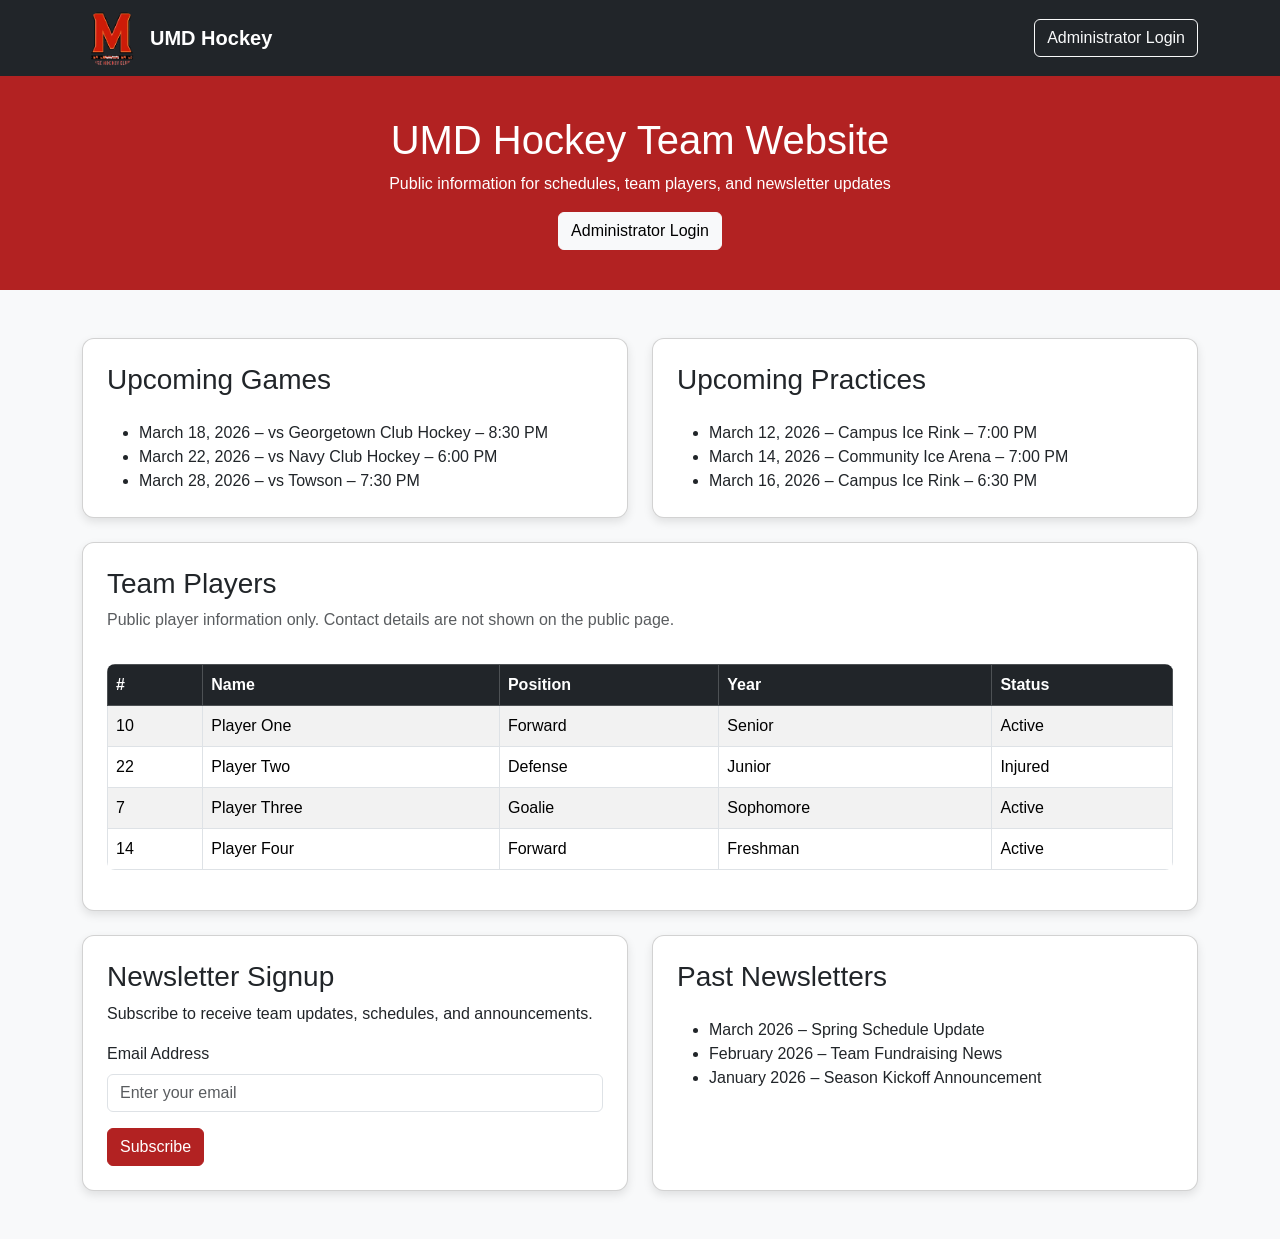
<file: index.html>
<!DOCTYPE html>
<html lang="en">
<head>

  <!-- basic page settings -->
  <meta charset="UTF-8">

  <!-- for phones and tablets -->
  <meta name="viewport" content="width=device-width, initial-scale=1.0">

  <title>UMD Hockey Public Page</title>

  <!-- bootstrap css -->
  <link href="https://cdn.jsdelivr.net/npm/bootstrap@5.3.3/dist/css/bootstrap.min.css" rel="stylesheet">

  <!-- shared css file -->
  <link rel="stylesheet" href="css/newstyle.css">

</head>
<body>

  <!-- ===============================
     SIMPLE HEADER (PUBLIC PAGE)
     =============================== -->

<nav class="navbar navbar-dark bg-dark">

  <div class="container d-flex justify-content-between align-items-center">

    <!-- logo and team name -->
    <div class="d-flex align-items-center">
      <img src="images/team-logo0.png" alt="Team Logo" class="logo me-2">
      <span class="navbar-brand mb-0 h1">UMD Hockey</span>
    </div>

    <!-- admin login button -->
    <a href="admin-dashboard.html" class="btn btn-outline-light">
      Administrator Login
    </a>

  </div>

</nav>
  <!-- ===============================
       HERO SECTION
       =============================== -->
  <section class="hero text-center">
    <div class="container">
      <h1>UMD Hockey Team Website</h1>
      <p class="mb-3">
        Public information for schedules, team players, and newsletter updates
      </p>

      <!-- login button to admin dashboard -->
      <a href="admin-dashboard.html" class="btn btn-light">
        Administrator Login
      </a>
    </div>
  </section>

  <!-- ===============================
       MAIN PUBLIC CONTENT
       =============================== -->
  <main class="container my-5">

    <!-- first row -->
    <div class="row g-4 mb-4">

      <!-- upcoming games -->
      <div class="col-md-6" id="games">
        <div class="card p-4 card-box h-100">
          <h3>Upcoming Games</h3>
          <ul class="mt-3 mb-0">
            <li>March 18, 2026 – vs Georgetown Club Hockey – 8:30 PM</li>
            <li>March 22, 2026 – vs Navy Club Hockey – 6:00 PM</li>
            <li>March 28, 2026 – vs Towson – 7:30 PM</li>
          </ul>
        </div>
      </div>

      <!-- upcoming practices -->
      <div class="col-md-6" id="practices">
        <div class="card p-4 card-box h-100">
          <h3>Upcoming Practices</h3>
          <ul class="mt-3 mb-0">
            <li>March 12, 2026 – Campus Ice Rink – 7:00 PM</li>
            <li>March 14, 2026 – Community Ice Arena – 7:00 PM</li>
            <li>March 16, 2026 – Campus Ice Rink – 6:30 PM</li>
          </ul>
        </div>
      </div>

    </div>

    <!-- players section -->
    <div class="row g-4 mb-4" id="players">
      <div class="col-12">
        <div class="card p-4 card-box">
          <h3>Team Players</h3>
          <p class="text-muted">
            Public player information only. Contact details are not shown on the public page.
          </p>

          <div class="table-responsive mt-3">
            <table class="table table-striped table-bordered align-middle">
              <thead class="table-dark">
                <tr>
                  <th>#</th>
                  <th>Name</th>
                  <th>Position</th>
                  <th>Year</th>
                  <th>Status</th>
                </tr>
              </thead>
              <tbody>
                <tr>
                  <td>10</td>
                  <td>Player One</td>
                  <td>Forward</td>
                  <td>Senior</td>
                  <td>Active</td>
                </tr>
                <tr>
                  <td>22</td>
                  <td>Player Two</td>
                  <td>Defense</td>
                  <td>Junior</td>
                  <td>Injured</td>
                </tr>
                <tr>
                  <td>7</td>
                  <td>Player Three</td>
                  <td>Goalie</td>
                  <td>Sophomore</td>
                  <td>Active</td>
                </tr>
                <tr>
                  <td>14</td>
                  <td>Player Four</td>
                  <td>Forward</td>
                  <td>Freshman</td>
                  <td>Active</td>
                </tr>
              </tbody>
            </table>
          </div>

        </div>
      </div>
    </div>

    <!-- newsletters row -->
    <div class="row g-4" id="newsletters">

      <!-- newsletter signup -->
      <div class="col-md-6">
        <div class="card p-4 card-box h-100">
          <h3>Newsletter Signup</h3>
          <p>Subscribe to receive team updates, schedules, and announcements.</p>

          <form>
            <div class="mb-3">
              <label for="newsletterEmail" class="form-label">Email Address</label>
              <input type="email" class="form-control" id="newsletterEmail" placeholder="Enter your email">
            </div>

            <button type="button" class="btn btn-danger">
              Subscribe
            </button>
          </form>
        </div>
      </div>

      <!-- past newsletters -->
      <div class="col-md-6">
        <div class="card p-4 card-box h-100">
          <h3>Past Newsletters</h3>
          <ul class="mt-3 mb-0">
            <li>March 2026 – Spring Schedule Update</li>
            <li>February 2026 – Team Fundraising News</li>
            <li>January 2026 – Season Kickoff Announcement</li>
          </ul>
        </div>
      </div>

    </div>

  </main>

  <!-- bootstrap javascript -->
  <script src="https://cdn.jsdelivr.net/npm/bootstrap@5.3.3/dist/js/bootstrap.bundle.min.js"></script>

</body>
</html>
</file>
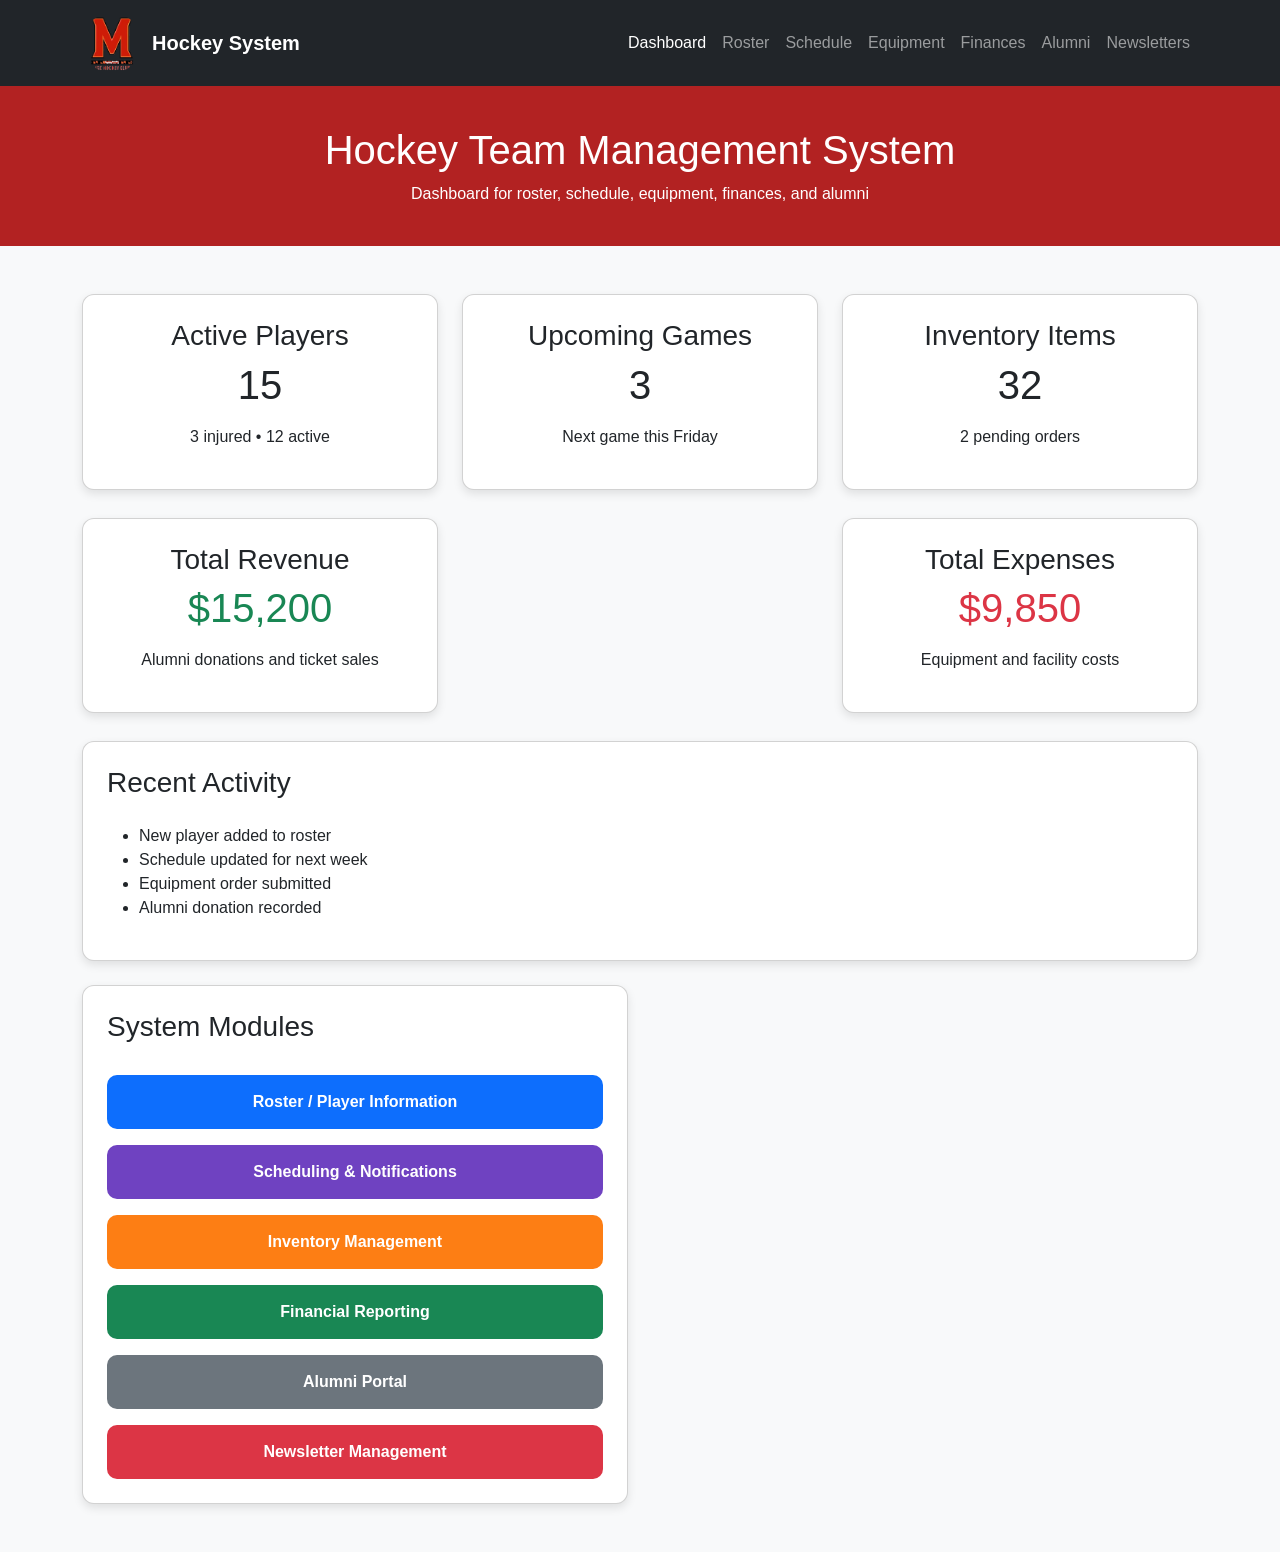
<file: admin-dashboard.html>
<!DOCTYPE html>
<html lang="en">
<head>

  <!-- basic page settings -->
  <meta charset="UTF-8">

  <!-- for phones and tablets -->
  <meta name="viewport" content="width=device-width, initial-scale=1.0">

  <title>Hockey Team Dashboard</title>

  <!-- bootstrap css library -->
  <!-- used for layout, navbar, cards, and grid system -->
  <link href="https://cdn.jsdelivr.net/npm/bootstrap@5.3.3/dist/css/bootstrap.min.css" rel="stylesheet">

  <!-- our custom css file, only one file for the whole website -->
  <link rel="stylesheet" href="css/newstyle.css">

</head>
<body>


  <!-- ===============================
       NAVIGATION BAR
       =============================== -->

  <!-- top navigation menu to move between system pages -->
  <nav class="navbar navbar-expand-lg navbar-dark bg-dark">

    <div class="container">

      <!-- logo and system name-we need a better logo- -->
      <a class="navbar-brand d-flex align-items-center" href="admin-dashboard.html">

        <!-- team logo image, maybe later we can improve it -->
        <img src="images/team-logo0.png" alt="Team Logo" class="logo">

        <!-- system name- please change it -->
        Hockey System

      </a>

      <!-- hamburger menu button for small screens -->
      <button class="navbar-toggler" type="button"
              data-bs-toggle="collapse"
              data-bs-target="#navbarNav">

        <span class="navbar-toggler-icon"></span>

      </button>

      <!-- navigation links -->
      <div class="collapse navbar-collapse" id="navbarNav">

        <!-- align links to the right -->
        <ul class="navbar-nav ms-auto">

  <li class="nav-item">
    <a class="nav-link active" href="admin-dashboard.html">Dashboard</a>
  </li>

  <li class="nav-item">
    <a class="nav-link" href="roster.html">Roster</a>
  </li>

  <li class="nav-item">
    <a class="nav-link" href="schedule.html">Schedule</a>
  </li>

  <li class="nav-item">
    <a class="nav-link" href="equipment.html">Equipment</a>
  </li>

  <li class="nav-item">
    <a class="nav-link" href="finances.html">Finances</a>
  </li>

  <li class="nav-item">
    <a class="nav-link" href="alumni.html">Alumni</a>
  </li>

  <li class="nav-item">
    <a class="nav-link" href="newsletters.html">Newsletters</a>
  </li>

</ul>

      </div>
    </div>
  </nav>


  <!-- ===============================
       HERO / HEADER SECTION
       =============================== -->

  <!-- red banner at the top of the page -->
  <section class="hero text-center">

    <div class="container">

      <!-- main system title -->
      <h1>Hockey Team Management System</h1>

      <!-- short description -->
      <p class="mb-0">
        Dashboard for roster, schedule, equipment, finances, and alumni
      </p>

    </div>

  </section>


  <!-- ===============================
       MAIN DASHBOARD CONTENT
       =============================== -->

  <main class="container my-5">

    <!-- first row with summary cards -->
    <div class="row g-4">

      <!-- active players card -->
      <div class="col-md-4">
        <div class="card p-4 card-box text-center">
          <h3>Active Players</h3>
          <p class="display-6">15</p>
          <p>3 injured • 12 active</p>
        </div>
      </div>

      <!-- upcoming games card -->
      <div class="col-md-4">
        <div class="card p-4 card-box text-center">
          <h3>Upcoming Games</h3>
          <p class="display-6">3</p>
          <p>Next game this Friday</p>
        </div>
      </div>

      <!-- inventory card -->
      <div class="col-md-4">
        <div class="card p-4 card-box text-center">
          <h3>Inventory Items</h3>
          <p class="display-6">32</p>
          <p>2 pending orders</p>
        </div>
      </div>

    </div>

   <!-- second row with finance cards -->
<div class="row g-4 mt-1">

  <!-- total revenue card -->
  <div class="col-md-4">
    <div class="card p-4 card-box text-center">
      <h3>Total Revenue</h3>
      <p class="display-6 text-success">$15,200</p>
      <p>Alumni donations and ticket sales</p>
    </div>
  </div>

  <!-- empty column just for spacing -->
  <div class="col-md-4"></div>

  <!-- total expenses card -->
  <div class="col-md-4">
    <div class="card p-4 card-box text-center">
      <h3>Total Expenses</h3>
      <p class="display-6 text-danger">$9,850</p>
      <p>Equipment and facility costs</p>
    </div>
  </div>

</div>

    <!-- third row of dashboard -->
    <div class="row g-4 mt-1">

      <!-- recent activity section -->
      <div class="col-md-12">
        <div class="card p-4 card-box h-100">

          <h3>Recent Activity</h3>

          <!-- list of recent actions in the system -->
          <ul class="mt-3">
            <li>New player added to roster</li>
            <li>Schedule updated for next week</li>
            <li>Equipment order submitted</li>
            <li>Alumni donation recorded</li>
          </ul>

        </div>
      </div>

      <!-- system modules links -->
      <div class="col-md-6">
        <div class="card p-4 card-box h-100">

          <h3>System Modules</h3>

          <!-- links to the different system pages changed to center the menu -->
          <div class="row g-3 mt-2 justify-content-center">

            <!-- roster module -->
            <div class="col-12">
              <a href="roster.html" class="module-link roster-bg">
                Roster / Player Information
              </a>
            </div>

            <!-- schedule module -->
            <div class="col-12">
              <a href="schedule.html" class="module-link schedule-bg">
                Scheduling & Notifications
              </a>
            </div>

            <!-- equipment module -->
            <div class="col-12">
              <a href="equipment.html" class="module-link equipment-bg">
                Inventory Management
              </a>
            </div>

            <!-- finances module -->
            <div class="col-12">
              <a href="finances.html" class="module-link finances-bg">
                Financial Reporting
              </a>
            </div>

            <!-- alumni module -->
            <div class="col-12">
              <a href="alumni.html" class="module-link alumni-bg">
                Alumni Portal
              </a>
            </div>
            <!-- newsletter module -->
            <div class="col-12">
              <a href="newsletters.html" class="module-link newsletter-bg">
                Newsletter Management
              </a>
            </div>

</div>
          </div>

        </div>
      </div>

    </div>

  </main>

  <!-- bootstrap javascript required for components like navbar -->
  <script src="https://cdn.jsdelivr.net/npm/bootstrap@5.3.3/dist/js/bootstrap.bundle.min.js"></script>

</body>
</html>
</file>
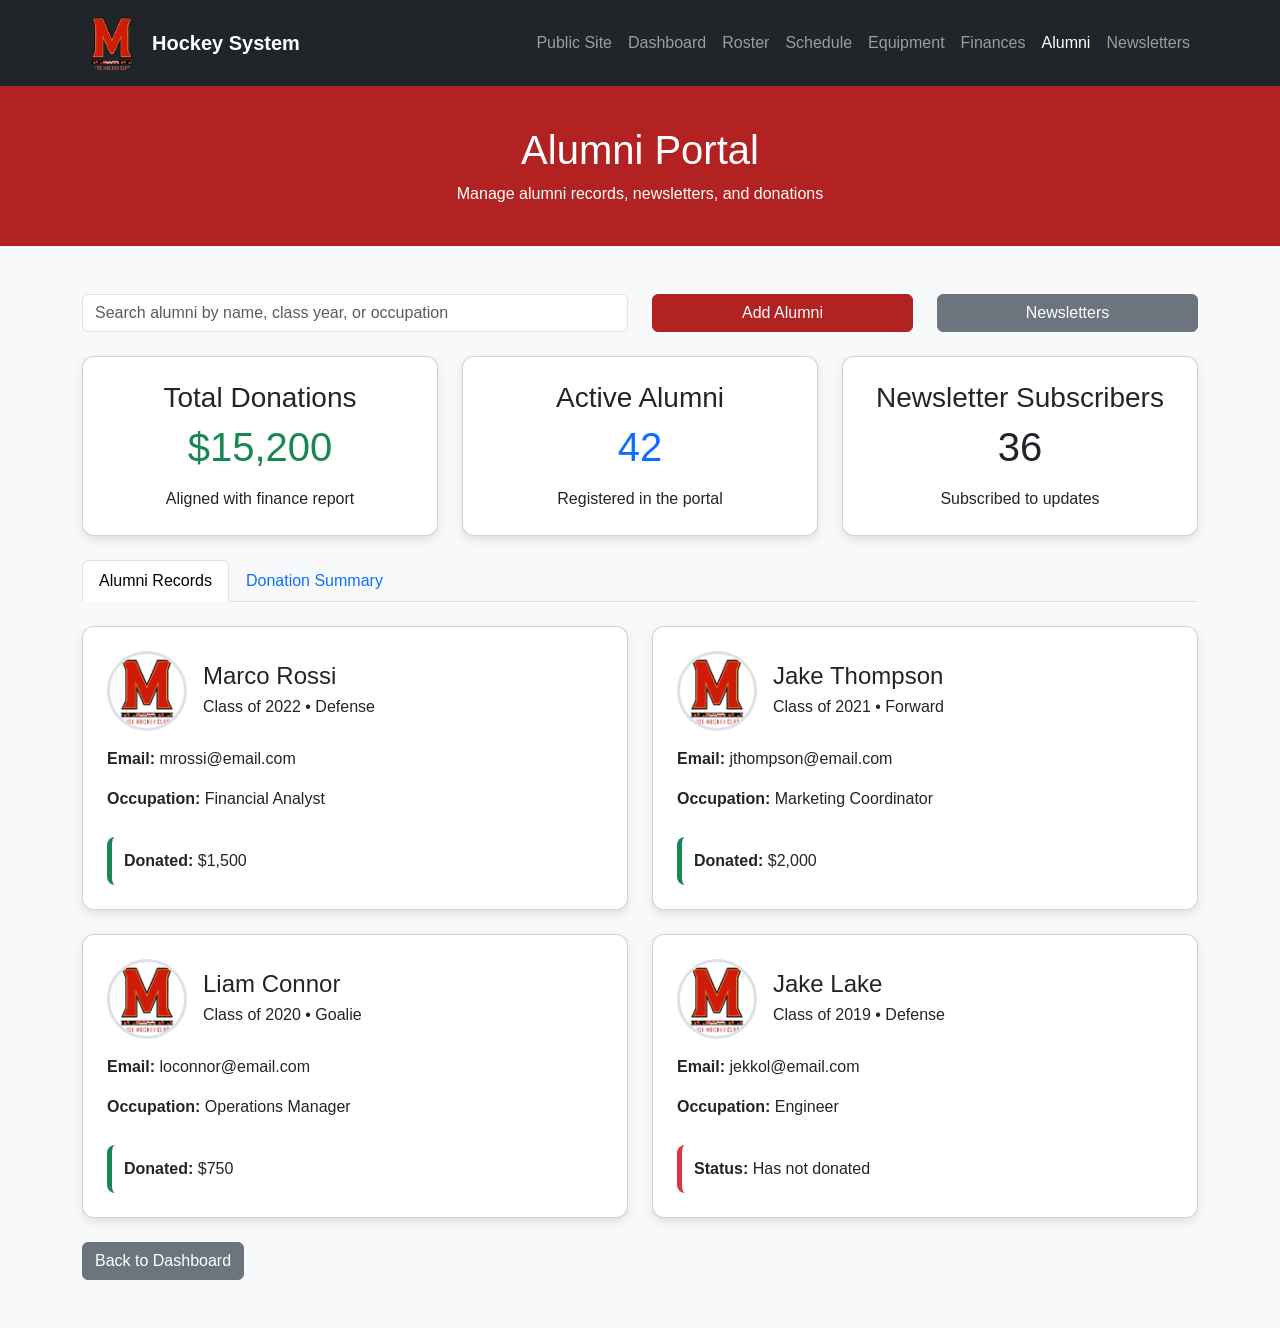
<file: alumni.html>
<!DOCTYPE html>
<html lang="en">
<head>
  <meta charset="UTF-8">

  <!-- makes page responsive -->
  <meta name="viewport" content="width=device-width, initial-scale=1.0">

  <title>Alumni Portal</title>

  <!-- bootstrap css -->
  <link href="https://cdn.jsdelivr.net/npm/bootstrap@5.3.0/dist/css/bootstrap.min.css" rel="stylesheet">

  <!-- shared css file -->
  <link rel="stylesheet" href="css/newstyle.css">
</head>
<body>

  <!-- top navigation -->
  <nav class="navbar navbar-expand-lg navbar-dark bg-dark">
    <div class="container">
      <a class="navbar-brand d-flex align-items-center" href="admin-dashboard.html">
        <img src="images/team-logo0.png" alt="Team Logo" class="logo">
        Hockey System
      </a>

      <!-- button for smaller screens -->
      <button class="navbar-toggler" type="button" data-bs-toggle="collapse" data-bs-target="#navbarNav">
        <span class="navbar-toggler-icon"></span>
      </button>

      <!-- nav links -->
      <div class="collapse navbar-collapse" id="navbarNav">
        <ul class="navbar-nav ms-auto">
          <li class="nav-item"><a class="nav-link" href="index.html">Public Site</a></li>
          <li class="nav-item"><a class="nav-link" href="admin-dashboard.html">Dashboard</a></li>
          <li class="nav-item"><a class="nav-link" href="roster.html">Roster</a></li>
          <li class="nav-item"><a class="nav-link" href="schedule.html">Schedule</a></li>
          <li class="nav-item"><a class="nav-link" href="equipment.html">Equipment</a></li>
          <li class="nav-item"><a class="nav-link" href="finances.html">Finances</a></li>
          <li class="nav-item"><a class="nav-link active" href="alumni.html">Alumni</a></li>
          <li class="nav-item"><a class="nav-link" href="newsletters.html">Newsletters</a></li>
        </ul>
      </div>
    </div>
  </nav>

  <!-- red banner -->
  <section class="hero text-center">
    <div class="container">
      <h1>Alumni Portal</h1>
      <p class="mb-0">Manage alumni records, newsletters, and donations</p>
    </div>
  </section>

  <!-- main content -->
  <main class="container my-5">

    <!-- top row with search and action buttons -->
    <div class="row mb-4">
      <div class="col-md-6 mb-3 mb-md-0">
        <input type="text" class="form-control" placeholder="Search alumni by name, class year, or occupation">
      </div>

      <div class="col-md-3 mb-3 mb-md-0">
        <!-- add alumni button -->
        <button type="button"
                class="btn btn-danger w-100"
                data-bs-toggle="modal"
                data-bs-target="#addAlumniModal">
          Add Alumni
        </button>
      </div>

      <div class="col-md-3">
        <!-- newsletter button -->
        <button type="button"
                class="btn btn-secondary w-100"
                data-bs-toggle="modal"
                data-bs-target="#newsletterModal">
          Newsletters
        </button>
      </div>
    </div>

    <!-- summary cards -->
    <div class="row g-4 mb-4">

      <div class="col-md-4">
        <div class="card p-4 card-box text-center">
          <h3>Total Donations</h3>
          <p class="display-6 text-success">$15,200</p>
          <p class="mb-0">Aligned with finance report</p>
        </div>
      </div>

      <div class="col-md-4">
        <div class="card p-4 card-box text-center">
          <h3>Active Alumni</h3>
          <p class="display-6 text-primary">42</p>
          <p class="mb-0">Registered in the portal</p>
        </div>
      </div>

      <div class="col-md-4">
        <div class="card p-4 card-box text-center">
          <h3>Newsletter Subscribers</h3>
          <p class="display-6 text-dark">36</p>
          <p class="mb-0">Subscribed to updates</p>
        </div>
      </div>

    </div>

    <!-- tabs -->
    <ul class="nav nav-tabs mb-4" id="alumniTabs" role="tablist">

      <li class="nav-item" role="presentation">
        <button class="nav-link active"
                id="records-tab"
                data-bs-toggle="tab"
                data-bs-target="#records-pane"
                type="button"
                role="tab">
          Alumni Records
        </button>
      </li>

      <li class="nav-item" role="presentation">
        <button class="nav-link"
                id="donations-tab"
                data-bs-toggle="tab"
                data-bs-target="#donations-pane"
                type="button"
                role="tab">
          Donation Summary
        </button>
      </li>

    </ul>

    <!-- tab content -->
    <div class="tab-content">

      <!-- ALUMNI RECORDS TAB -->
      <div class="tab-pane fade show active" id="records-pane" role="tabpanel">

        <div class="row g-4">

          <div class="col-md-6">
            <div class="card p-4 card-box h-100">
              <div class="d-flex align-items-center mb-3">
                <img src="images/team-logo0.png" alt="Alumni Profile" class="profile-img me-3">
                <div>
                  <h4 class="mb-1">Marco Rossi</h4>
                  <p class="mb-0">Class of 2022 • Defense</p>
                </div>
              </div>
              <p><strong>Email:</strong> mrossi@email.com</p>
              <p><strong>Occupation:</strong> Financial Analyst</p>
              <div class="donation-box">
                <strong>Donated:</strong> $1,500
              </div>
            </div>
          </div>

          <div class="col-md-6">
            <div class="card p-4 card-box h-100">
              <div class="d-flex align-items-center mb-3">
                <img src="images/team-logo0.png" alt="Alumni Profile" class="profile-img me-3">
                <div>
                  <h4 class="mb-1">Jake Thompson</h4>
                  <p class="mb-0">Class of 2021 • Forward</p>
                </div>
              </div>
              <p><strong>Email:</strong> jthompson@email.com</p>
              <p><strong>Occupation:</strong> Marketing Coordinator</p>
              <div class="donation-box">
                <strong>Donated:</strong> $2,000
              </div>
            </div>
          </div>

          <div class="col-md-6">
            <div class="card p-4 card-box h-100">
              <div class="d-flex align-items-center mb-3">
                <img src="images/team-logo0.png" alt="Alumni Profile" class="profile-img me-3">
                <div>
                  <h4 class="mb-1">Liam Connor</h4>
                  <p class="mb-0">Class of 2020 • Goalie</p>
                </div>
              </div>
              <p><strong>Email:</strong> loconnor@email.com</p>
              <p><strong>Occupation:</strong> Operations Manager</p>
              <div class="donation-box">
                <strong>Donated:</strong> $750
              </div>
            </div>
          </div>

          <div class="col-md-6">
            <div class="card p-4 card-box h-100">
              <div class="d-flex align-items-center mb-3">
                <img src="images/team-logo0.png" alt="Alumni Profile" class="profile-img me-3">
                <div>
                  <h4 class="mb-1">Jake Lake</h4>
                  <p class="mb-0">Class of 2019 • Defense</p>
                </div>
              </div>
              <p><strong>Email:</strong> jekkol@email.com</p>
              <p><strong>Occupation:</strong> Engineer</p>
              <div class="not-donated-box">
                <strong>Status:</strong> Has not donated
              </div>
            </div>
          </div>

        </div>
      </div>

      <!-- DONATION SUMMARY TAB -->
      <div class="tab-pane fade" id="donations-pane" role="tabpanel">

        <div class="card p-4 card-box mb-4">
          <h3>Donation Summary</h3>

          <div class="table-responsive mt-3">
            <table class="table table-striped table-bordered align-middle">
              <thead class="table-dark">
                <tr>
                  <th>Alumni Name</th>
                  <th>Class Year</th>
                  <th>Donation Status</th>
                  <th>Total Donated</th>
                </tr>
              </thead>
              <tbody>
                <tr>
                  <td>Marco Rossi</td>
                  <td>2022</td>
                  <td><span class="badge bg-success">Donated</span></td>
                  <td>$1,500</td>
                </tr>
                <tr>
                  <td>Jake Thompson</td>
                  <td>2021</td>
                  <td><span class="badge bg-success">Donated</span></td>
                  <td>$2,000</td>
                </tr>
                <tr>
                  <td>Liam Connor</td>
                  <td>2020</td>
                  <td><span class="badge bg-success">Donated</span></td>
                  <td>$750</td>
                </tr>
                <tr>
                  <td>Jake Lake</td>
                  <td>2019</td>
                  <td><span class="badge bg-danger">No Donation</span></td>
                  <td>$0</td>
                </tr>
              </tbody>
            </table>
          </div>
        </div>

        <div class="row g-4">
          <div class="col-md-6">
            <div class="card p-4 card-box h-100">
              <h3>Donation Breakdown</h3>
              <p><strong>Total Donations:</strong> $15,200</p>
              <p><strong>Top Donor Contribution:</strong> $2,500</p>
              <p><strong>Average Donation:</strong> $633</p>
            </div>
          </div>

          <div class="col-md-6">
            <div class="card p-4 card-box h-100">
              <h3>Donation Notes</h3>
              <ul class="mb-0">
                <li>Most alumni donations are one-time annual contributions</li>
                <li>Donations support equipment, travel, and rink expenses</li>
                <li>Potential to increase giving through newsletter campaigns</li>
              </ul>
            </div>
          </div>
        </div>

      </div>

    </div>

    <!-- back button -->
    <div class="mt-4">
      <a href="index.html" class="btn btn-secondary">Back to Dashboard</a>
    </div>

  </main>

  <!-- ADD ALUMNI MODAL -->
  <div class="modal fade" id="addAlumniModal" tabindex="-1" aria-labelledby="addAlumniModalLabel" aria-hidden="true">
    <div class="modal-dialog modal-lg">
      <div class="modal-content">

        <div class="modal-header">
          <h5 class="modal-title" id="addAlumniModalLabel">Add New Alumni</h5>
          <button type="button" class="btn-close" data-bs-dismiss="modal" aria-label="Close"></button>
        </div>

        <div class="modal-body">
          <form>

            <!-- first and last name -->
            <div class="row mb-3">
              <div class="col-md-6">
                <label for="alumniFirstName" class="form-label">First Name</label>
                <input type="text" class="form-control" id="alumniFirstName" placeholder="Enter first name">
              </div>

              <div class="col-md-6">
                <label for="alumniLastName" class="form-label">Last Name</label>
                <input type="text" class="form-control" id="alumniLastName" placeholder="Enter last name">
              </div>
            </div>

            <!-- class year and position -->
            <div class="row mb-3">
              <div class="col-md-6">
                <label for="alumniClassYear" class="form-label">Class Year</label>
                <input type="number" class="form-control" id="alumniClassYear" placeholder="Enter class year">
              </div>

              <div class="col-md-6">
                <label for="alumniPosition" class="form-label">Former Position</label>
                <select class="form-select" id="alumniPosition">
                  <option selected>Select position</option>
                  <option>Forward</option>
                  <option>Defense</option>
                  <option>Goalie</option>
                </select>
              </div>
            </div>

            <!-- email and occupation -->
            <div class="row mb-3">
              <div class="col-md-6">
                <label for="alumniEmail" class="form-label">Email</label>
                <input type="email" class="form-control" id="alumniEmail" placeholder="Enter email">
              </div>

              <div class="col-md-6">
                <label for="alumniOccupation" class="form-label">Occupation</label>
                <input type="text" class="form-control" id="alumniOccupation" placeholder="Enter occupation">
              </div>
            </div>

            <!-- donation status -->
            <div class="mb-3">
              <label for="alumniDonationStatus" class="form-label">Donation Status</label>
              <select class="form-select" id="alumniDonationStatus">
                <option selected>Select status</option>
                <option>Donated</option>
                <option>Has Not Donated</option>
              </select>
            </div>

          </form>
        </div>

        <div class="modal-footer">
          <button type="button" class="btn btn-secondary" data-bs-dismiss="modal">Cancel</button>
          <button type="button" class="btn btn-success">Save Alumni</button>
        </div>

      </div>
    </div>
  </div>

  <!-- NEWSLETTER MODAL -->
  <div class="modal fade" id="newsletterModal" tabindex="-1" aria-labelledby="newsletterModalLabel" aria-hidden="true">
    <div class="modal-dialog">
      <div class="modal-content">

        <div class="modal-header">
          <h5 class="modal-title" id="newsletterModalLabel">Newsletter Subscription</h5>
          <button type="button" class="btn-close" data-bs-dismiss="modal" aria-label="Close"></button>
        </div>

        <div class="modal-body">
          <form>

            <!-- only email as requested -->
            <div class="mb-3">
              <label for="newsletterEmail" class="form-label">Email Address</label>
              <input type="email" class="form-control" id="newsletterEmail" placeholder="Enter email">
            </div>

          </form>
        </div>

        <div class="modal-footer">
          <button type="button" class="btn btn-secondary" data-bs-dismiss="modal">Cancel</button>
          <button type="button" class="btn btn-primary">Add to Newsletter</button>
        </div>

      </div>
    </div>
  </div>

  <!-- bootstrap javascript -->
  <script src="https://cdn.jsdelivr.net/npm/bootstrap@5.3.0/dist/js/bootstrap.bundle.min.js"></script>
</body>
</html>
</file>
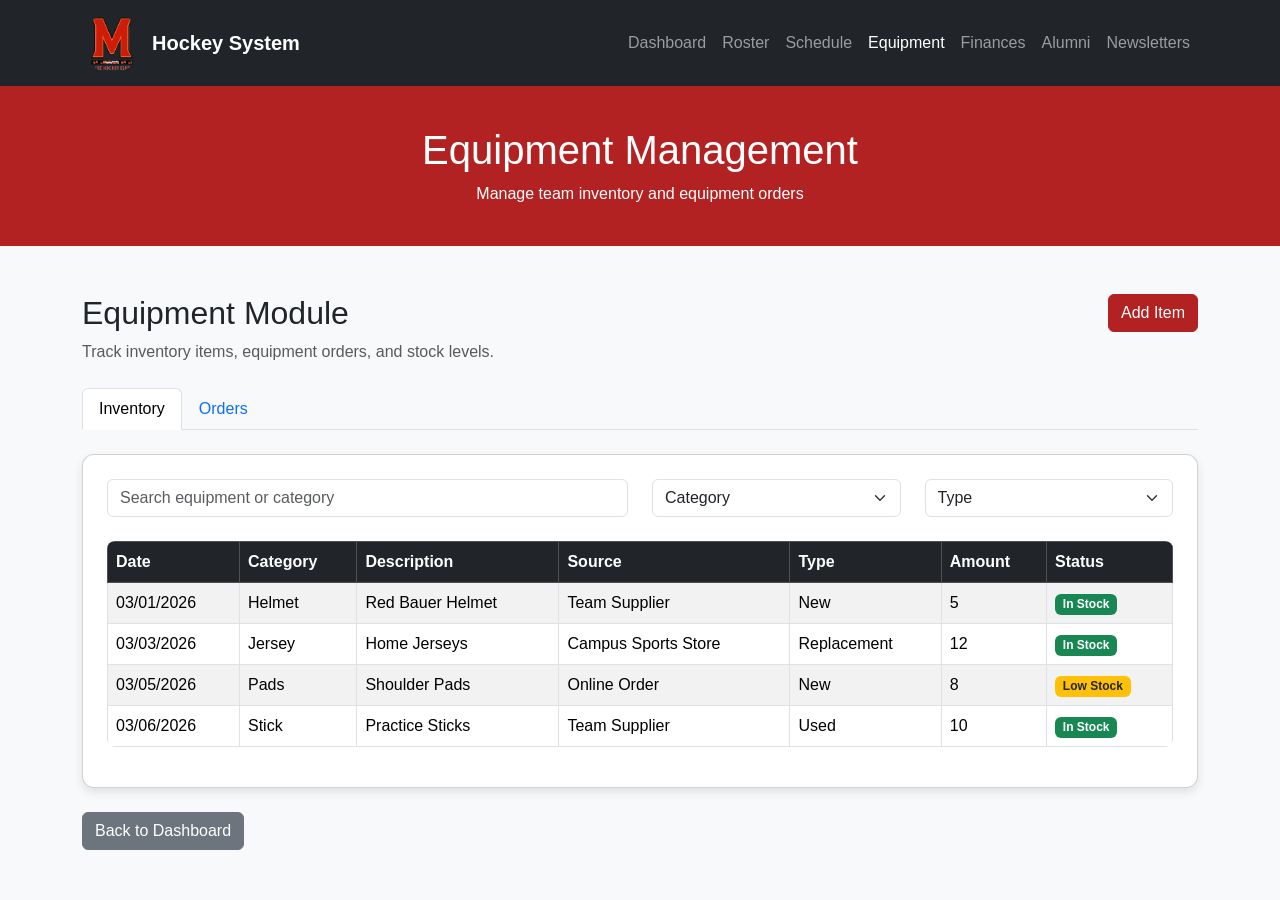
<file: equipment.html>
<!DOCTYPE html>
<html lang="en">
<head>
  <meta charset="UTF-8">

  <!-- makes the page responsive -->
  <meta name="viewport" content="width=device-width, initial-scale=1.0">

  <title>Equipment Management</title>

  <!-- bootstrap css -->
  <link href="https://cdn.jsdelivr.net/npm/bootstrap@5.3.0/dist/css/bootstrap.min.css" rel="stylesheet">

  <!-- shared css file -->
  <link rel="stylesheet" href="css/newstyle.css">
</head>
<body>

  <!-- top navigation -->
  <nav class="navbar navbar-expand-lg navbar-dark bg-dark">
    <div class="container">
      <a class="navbar-brand d-flex align-items-center" href="admin-dashboard.html">
        <img src="images/team-logo0.png" alt="Team Logo" class="logo">
        Hockey System
      </a>

      <!-- button for smaller screens -->
      <button class="navbar-toggler" type="button" data-bs-toggle="collapse" data-bs-target="#navbarNav">
        <span class="navbar-toggler-icon"></span>
      </button>

      <!-- nav links -->
      <div class="collapse navbar-collapse" id="navbarNav">
        <ul class="navbar-nav ms-auto">
          <li class="nav-item"><a class="nav-link" href="admin-dashboard.html">Dashboard</a></li>
          <li class="nav-item"><a class="nav-link" href="roster.html">Roster</a></li>
          <li class="nav-item"><a class="nav-link" href="schedule.html">Schedule</a></li>
          <li class="nav-item"><a class="nav-link active" href="equipment.html">Equipment</a></li>
          <li class="nav-item"><a class="nav-link" href="finances.html">Finances</a></li>
          <li class="nav-item"><a class="nav-link" href="alumni.html">Alumni</a></li>
          <li class="nav-item"><a class="nav-link" href="newsletters.html">Newsletters</a></li>
        </ul>
      </div>
    </div>
  </nav>

  <!-- red banner -->
  <section class="hero text-center">
    <div class="container">
      <h1>Equipment Management</h1>
      <p class="mb-0">Manage team inventory and equipment orders</p>
    </div>
  </section>

  <!-- main content -->
  <main class="container my-5">

    <!-- title and action button -->
    <div class="row mb-4">
      <div class="col-md-8">
        <h2>Equipment Module</h2>
        <p class="text-muted mb-0">Track inventory items, equipment orders, and stock levels.</p>
      </div>

      <div class="col-md-4 text-md-end mt-3 mt-md-0">
        <!-- button opens modal -->
        <button type="button"
                class="btn btn-danger"
                data-bs-toggle="modal"
                data-bs-target="#addItemModal">
          Add Item
        </button>
      </div>
    </div>

    <!-- tabs for inventory and orders -->
    <ul class="nav nav-tabs mb-4" id="equipmentTabs" role="tablist">

      <li class="nav-item" role="presentation">
        <button class="nav-link active"
                id="inventory-tab"
                data-bs-toggle="tab"
                data-bs-target="#inventory-pane"
                type="button"
                role="tab">
          Inventory
        </button>
      </li>

      <li class="nav-item" role="presentation">
        <button class="nav-link"
                id="orders-tab"
                data-bs-toggle="tab"
                data-bs-target="#orders-pane"
                type="button"
                role="tab">
          Orders
        </button>
      </li>

    </ul>

    <!-- content inside tabs -->
    <div class="tab-content">

      <!-- INVENTORY TAB -->
      <div class="tab-pane fade show active" id="inventory-pane" role="tabpanel">

        <div class="card p-4 card-box">

          <!-- filters -->
          <div class="row mb-4">
            <div class="col-md-6 mb-3 mb-md-0">
              <input type="text" class="form-control" placeholder="Search equipment or category">
            </div>

            <div class="col-md-3 mb-3 mb-md-0">
              <select class="form-select">
                <option selected>Category</option>
                <option>Helmet</option>
                <option>Jersey</option>
                <option>Pads</option>
                <option>Stick</option>
              </select>
            </div>

            <div class="col-md-3">
              <select class="form-select">
                <option selected>Type</option>
                <option>New</option>
                <option>Used</option>
                <option>Replacement</option>
              </select>
            </div>
          </div>

          <!-- inventory table -->
          <div class="table-responsive">
            <table class="table table-striped table-bordered align-middle">
              <thead class="table-dark">
                <tr>
                  <th>Date</th>
                  <th>Category</th>
                  <th>Description</th>
                  <th>Source</th>
                  <th>Type</th>
                  <th>Amount</th>
                  <th>Status</th>
                </tr>
              </thead>
              <tbody>
                <tr>
                  <td>03/01/2026</td>
                  <td>Helmet</td>
                  <td>Red Bauer Helmet</td>
                  <td>Team Supplier</td>
                  <td>New</td>
                  <td>5</td>
                  <td><span class="badge bg-success">In Stock</span></td>
                </tr>
                <tr>
                  <td>03/03/2026</td>
                  <td>Jersey</td>
                  <td>Home Jerseys</td>
                  <td>Campus Sports Store</td>
                  <td>Replacement</td>
                  <td>12</td>
                  <td><span class="badge bg-success">In Stock</span></td>
                </tr>
                <tr>
                  <td>03/05/2026</td>
                  <td>Pads</td>
                  <td>Shoulder Pads</td>
                  <td>Online Order</td>
                  <td>New</td>
                  <td>8</td>
                  <td><span class="badge bg-warning text-dark">Low Stock</span></td>
                </tr>
                <tr>
                  <td>03/06/2026</td>
                  <td>Stick</td>
                  <td>Practice Sticks</td>
                  <td>Team Supplier</td>
                  <td>Used</td>
                  <td>10</td>
                  <td><span class="badge bg-success">In Stock</span></td>
                </tr>
              </tbody>
            </table>
          </div>

        </div>
      </div>

      <!-- ORDERS TAB -->
      <div class="tab-pane fade" id="orders-pane" role="tabpanel">

        <div class="card p-4 card-box mb-4">
          <h3>Current Orders</h3>

          <div class="table-responsive mt-3">
            <table class="table table-striped table-bordered align-middle">
              <thead class="table-dark">
                <tr>
                  <th>Order ID</th>
                  <th>Item</th>
                  <th>Supplier</th>
                  <th>Date Ordered</th>
                  <th>Quantity</th>
                  <th>Status</th>
                </tr>
              </thead>
              <tbody>
                <tr>
                  <td>ORD-101</td>
                  <td>Shoulder Pads</td>
                  <td>Online Order</td>
                  <td>03/05/2026</td>
                  <td>8</td>
                  <td><span class="badge bg-warning text-dark">Pending</span></td>
                </tr>
                <tr>
                  <td>ORD-102</td>
                  <td>Goalie Gloves</td>
                  <td>Team Supplier</td>
                  <td>03/07/2026</td>
                  <td>2</td>
                  <td><span class="badge bg-info text-dark">Shipped</span></td>
                </tr>
                <tr>
                  <td>ORD-103</td>
                  <td>Practice Jerseys</td>
                  <td>Campus Sports Store</td>
                  <td>03/08/2026</td>
                  <td>15</td>
                  <td><span class="badge bg-success">Received</span></td>
                </tr>
              </tbody>
            </table>
          </div>
        </div>

        <div class="row g-4">
          <div class="col-md-6">
            <div class="card p-4 card-box h-100">
              <h3>Order Summary</h3>
              <p><strong>Pending Orders:</strong> 2</p>
              <p><strong>Shipped Orders:</strong> 1</p>
              <p><strong>Received This Month:</strong> 3</p>
            </div>
          </div>

          <div class="col-md-6">
            <div class="card p-4 card-box h-100">
              <h3>Low Stock Alerts</h3>
              <ul class="mb-0">
                <li>Shoulder Pads below preferred stock level</li>
                <li>Goalie gloves should be reordered soon</li>
                <li>Replacement helmets recommended before next game</li>
              </ul>
            </div>
          </div>
        </div>

      </div>

    </div>

    <!-- back button -->
    <div class="mt-4">
      <a href="index.html" class="btn btn-secondary">Back to Dashboard</a>
    </div>

  </main>

  <!-- ADD ITEM MODAL -->
  <div class="modal fade" id="addItemModal" tabindex="-1" aria-labelledby="addItemModalLabel" aria-hidden="true">
    <div class="modal-dialog modal-lg">
      <div class="modal-content">

        <div class="modal-header">
          <h5 class="modal-title" id="addItemModalLabel">Add New Equipment Item</h5>
          <button type="button" class="btn-close" data-bs-dismiss="modal" aria-label="Close"></button>
        </div>

        <div class="modal-body">
          <form>

            <!-- category and description -->
            <div class="row mb-3">
              <div class="col-md-6">
                <label for="itemCategory" class="form-label">Category</label>
                <select class="form-select" id="itemCategory">
                  <option selected>Select category</option>
                  <option>Helmet</option>
                  <option>Jersey</option>
                  <option>Pads</option>
                  <option>Stick</option>
                  <option>Gloves</option>
                </select>
              </div>

              <div class="col-md-6">
                <label for="itemDescription" class="form-label">Description</label>
                <input type="text" class="form-control" id="itemDescription" placeholder="Enter item description">
              </div>
            </div>

            <!-- source, type, amount -->
            <div class="row mb-3">
              <div class="col-md-4">
                <label for="itemSource" class="form-label">Source</label>
                <input type="text" class="form-control" id="itemSource" placeholder="Enter supplier or source">
              </div>

              <div class="col-md-4">
                <label for="itemType" class="form-label">Type</label>
                <select class="form-select" id="itemType">
                  <option selected>Select type</option>
                  <option>New</option>
                  <option>Used</option>
                  <option>Replacement</option>
                </select>
              </div>

              <div class="col-md-4">
                <label for="itemAmount" class="form-label">Amount</label>
                <input type="number" class="form-control" id="itemAmount" placeholder="Enter amount">
              </div>
            </div>

            <!-- date and notes -->
            <div class="row mb-3">
              <div class="col-md-4">
                <label for="itemDate" class="form-label">Date</label>
                <input type="date" class="form-control" id="itemDate">
              </div>

              <div class="col-md-8">
                <label for="itemNotes" class="form-label">Notes</label>
                <input type="text" class="form-control" id="itemNotes" placeholder="Extra notes">
              </div>
            </div>

            <!-- order checkbox -->
            <div class="form-check">
              <input class="form-check-input" type="checkbox" id="createOrderCheck">
              <label class="form-check-label" for="createOrderCheck">
                Create a related order for this item
              </label>
            </div>

          </form>
        </div>

        <div class="modal-footer">
          <button type="button" class="btn btn-secondary" data-bs-dismiss="modal">Cancel</button>
          <button type="button" class="btn btn-success">Save Item</button>
        </div>

      </div>
    </div>
  </div>

  <!-- bootstrap js -->
  <script src="https://cdn.jsdelivr.net/npm/bootstrap@5.3.0/dist/js/bootstrap.bundle.min.js"></script>
</body>
</html>
</file>
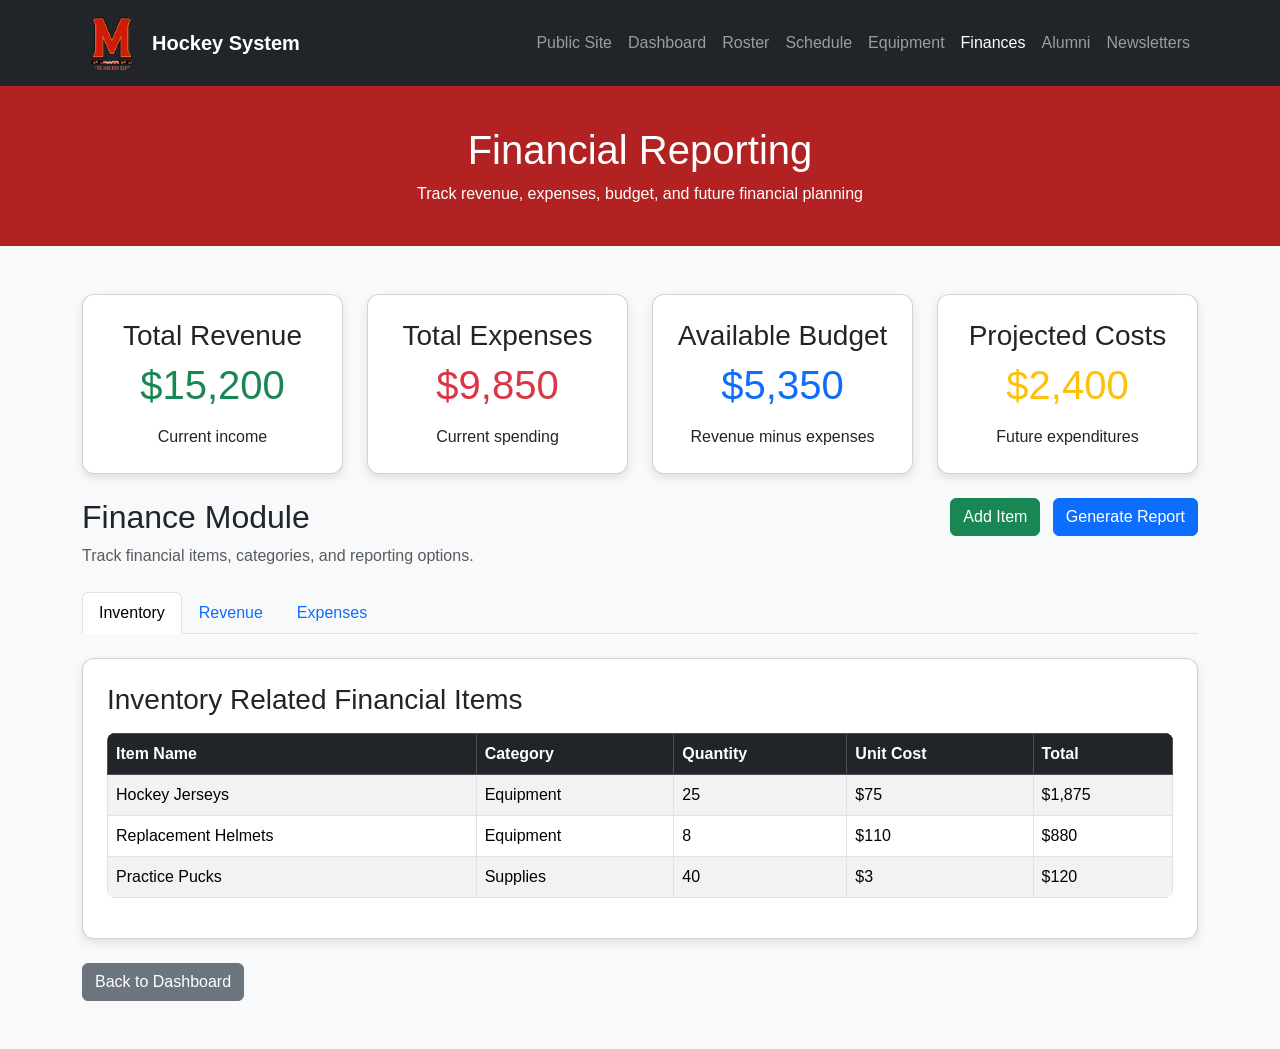
<file: finances.html>
<!DOCTYPE html>
<html lang="en">
<head>
  <meta charset="UTF-8">

  <!-- makes page responsive -->
  <meta name="viewport" content="width=device-width, initial-scale=1.0">

  <title>Financial Reporting</title>

  <!-- bootstrap css -->
  <link href="https://cdn.jsdelivr.net/npm/bootstrap@5.3.0/dist/css/bootstrap.min.css" rel="stylesheet">

  <!-- shared css file -->
  <link rel="stylesheet" href="css/newstyle.css">
</head>
<body>

  <!-- top navigation -->
  <nav class="navbar navbar-expand-lg navbar-dark bg-dark">
    <div class="container">
      <a class="navbar-brand d-flex align-items-center" href="admin-dashboard.html">
        <img src="images/team-logo0.png" alt="Team Logo" class="logo">
        Hockey System
      </a>

      <!-- button for smaller screens -->
      <button class="navbar-toggler" type="button" data-bs-toggle="collapse" data-bs-target="#navbarNav">
        <span class="navbar-toggler-icon"></span>
      </button>

      <!-- navigation links -->
      <div class="collapse navbar-collapse" id="navbarNav">
        <ul class="navbar-nav ms-auto">
          <li class="nav-item"><a class="nav-link" href="index.html">Public Site</a></li>
          <li class="nav-item"><a class="nav-link" href="admin-dashboard.html">Dashboard</a></li>
          <li class="nav-item"><a class="nav-link" href="roster.html">Roster</a></li>
          <li class="nav-item"><a class="nav-link" href="schedule.html">Schedule</a></li>
          <li class="nav-item"><a class="nav-link" href="equipment.html">Equipment</a></li>
          <li class="nav-item"><a class="nav-link active" href="finances.html">Finances</a></li>
          <li class="nav-item"><a class="nav-link" href="alumni.html">Alumni</a></li>
          <li class="nav-item"><a class="nav-link" href="newsletters.html">Newsletters</a></li>
        </ul>
      </div>
    </div>
  </nav>

  <!-- red banner -->
  <section class="hero text-center">
    <div class="container">
      <h1>Financial Reporting</h1>
      <p class="mb-0">Track revenue, expenses, budget, and future financial planning</p>
    </div>
  </section>

  <!-- main content -->
  <main class="container my-5">

    <!-- finance summary cards -->
    <div class="row g-4 mb-4">

      <div class="col-md-3">
        <div class="card p-4 card-box text-center">
          <h3>Total Revenue</h3>
          <p class="display-6 text-success">$15,200</p>
          <p class="mb-0">Current income</p>
        </div>
      </div>

      <div class="col-md-3">
        <div class="card p-4 card-box text-center">
          <h3>Total Expenses</h3>
          <p class="display-6 text-danger">$9,850</p>
          <p class="mb-0">Current spending</p>
        </div>
      </div>

      <div class="col-md-3">
        <div class="card p-4 card-box text-center">
          <h3>Available Budget</h3>
          <p class="display-6 text-primary">$5,350</p>
          <p class="mb-0">Revenue minus expenses</p>
        </div>
      </div>

      <div class="col-md-3">
        <div class="card p-4 card-box text-center">
          <h3>Projected Costs</h3>
          <p class="display-6 text-warning">$2,400</p>
          <p class="mb-0">Future expenditures</p>
        </div>
      </div>

    </div>

    <!-- top row with title and action buttons -->
    <div class="row mb-4">
      <div class="col-md-6">
        <h2>Finance Module</h2>
        <p class="text-muted mb-0">Track financial items, categories, and reporting options.</p>
      </div>

      <div class="col-md-6 text-md-end mt-3 mt-md-0">
        <!-- add item button -->
        <button type="button"
                class="btn btn-success me-2 mb-2"
                data-bs-toggle="modal"
                data-bs-target="#addFinanceItemModal">
          Add Item
        </button>

        <!-- generate report button -->
        <button type="button"
                class="btn btn-primary mb-2"
                data-bs-toggle="modal"
                data-bs-target="#generateReportModal">
          Generate Report
        </button>
      </div>
    </div>

    <!-- tabs -->
    <ul class="nav nav-tabs mb-4" id="financeTabs" role="tablist">

      <li class="nav-item" role="presentation">
        <button class="nav-link active"
                id="inventory-tab"
                data-bs-toggle="tab"
                data-bs-target="#inventory-pane"
                type="button"
                role="tab">
          Inventory
        </button>
      </li>

      <li class="nav-item" role="presentation">
        <button class="nav-link"
                id="revenue-tab"
                data-bs-toggle="tab"
                data-bs-target="#revenue-pane"
                type="button"
                role="tab">
          Revenue
        </button>
      </li>

      <li class="nav-item" role="presentation">
        <button class="nav-link"
                id="expenses-tab"
                data-bs-toggle="tab"
                data-bs-target="#expenses-pane"
                type="button"
                role="tab">
          Expenses
        </button>
      </li>

    </ul>

    <!-- tab content -->
    <div class="tab-content">

      <!-- INVENTORY TAB -->
      <div class="tab-pane fade show active" id="inventory-pane" role="tabpanel">

        <div class="card p-4 card-box">
          <h3 class="mb-3">Inventory Related Financial Items</h3>

          <div class="table-responsive">
            <table class="table table-striped table-bordered align-middle">
              <thead class="table-dark">
                <tr>
                  <th>Item Name</th>
                  <th>Category</th>
                  <th>Quantity</th>
                  <th>Unit Cost</th>
                  <th>Total</th>
                </tr>
              </thead>
              <tbody>
                <tr>
                  <td>Hockey Jerseys</td>
                  <td>Equipment</td>
                  <td>25</td>
                  <td>$75</td>
                  <td>$1,875</td>
                </tr>
                <tr>
                  <td>Replacement Helmets</td>
                  <td>Equipment</td>
                  <td>8</td>
                  <td>$110</td>
                  <td>$880</td>
                </tr>
                <tr>
                  <td>Practice Pucks</td>
                  <td>Supplies</td>
                  <td>40</td>
                  <td>$3</td>
                  <td>$120</td>
                </tr>
              </tbody>
            </table>
          </div>
        </div>

      </div>

      <!-- REVENUE TAB -->
      <div class="tab-pane fade" id="revenue-pane" role="tabpanel">

        <div class="card p-4 card-box">
          <h3 class="mb-3">Revenue Items</h3>

          <div class="table-responsive">
            <table class="table table-striped table-bordered align-middle">
              <thead class="table-dark">
                <tr>
                  <th>Source</th>
                  <th>Category</th>
                  <th>Quantity</th>
                  <th>Unit Value</th>
                  <th>Total</th>
                </tr>
              </thead>
              <tbody>
                <tr>
                  <td>Game Tickets</td>
                  <td>Ticket Sales</td>
                  <td>120</td>
                  <td>$15</td>
                  <td>$1,800</td>
                </tr>
                <tr>
                  <td>Alumni Donation</td>
                  <td>Donation</td>
                  <td>1</td>
                  <td>$2,500</td>
                  <td>$2,500</td>
                </tr>
                <tr>
                  <td>Team Sponsorship</td>
                  <td>Sponsorship</td>
                  <td>1</td>
                  <td>$5,000</td>
                  <td>$5,000</td>
                </tr>
              </tbody>
            </table>
          </div>
        </div>

      </div>

      <!-- EXPENSES TAB -->
      <div class="tab-pane fade" id="expenses-pane" role="tabpanel">

        <div class="card p-4 card-box mb-4">
          <h3 class="mb-3">Expense Items</h3>

          <div class="table-responsive">
            <table class="table table-striped table-bordered align-middle">
              <thead class="table-dark">
                <tr>
                  <th>Expense Item</th>
                  <th>Category</th>
                  <th>Quantity</th>
                  <th>Unit Cost</th>
                  <th>Total</th>
                </tr>
              </thead>
              <tbody>
                <tr>
                  <td>Practice Ice Rental</td>
                  <td>Facility</td>
                  <td>4</td>
                  <td>$300</td>
                  <td>$1,200</td>
                </tr>
                <tr>
                  <td>Bus Transportation</td>
                  <td>Travel</td>
                  <td>2</td>
                  <td>$450</td>
                  <td>$900</td>
                </tr>
                <tr>
                  <td>Shoulder Pads</td>
                  <td>Equipment</td>
                  <td>8</td>
                  <td>$70</td>
                  <td>$560</td>
                </tr>
              </tbody>
            </table>
          </div>
        </div>

        <!-- future expenditures section -->
        <div class="card p-4 card-box">
          <h3>Projected Future Expenditures</h3>
          <ul class="mb-0">
            <li>Next month rink rental renewal: $1,200</li>
            <li>Replacement goalie gear: $650</li>
            <li>Travel cost for away tournament: $550</li>
          </ul>
        </div>

      </div>

    </div>

    <!-- back button -->
    <div class="mt-4">
      <a href="index.html" class="btn btn-secondary">Back to Dashboard</a>
    </div>

  </main>

  <!-- ADD ITEM MODAL -->
  <div class="modal fade" id="addFinanceItemModal" tabindex="-1" aria-labelledby="addFinanceItemModalLabel" aria-hidden="true">
    <div class="modal-dialog modal-lg">
      <div class="modal-content">

        <div class="modal-header">
          <h5 class="modal-title" id="addFinanceItemModalLabel">Add Financial Item</h5>
          <button type="button" class="btn-close" data-bs-dismiss="modal" aria-label="Close"></button>
        </div>

        <div class="modal-body">
          <form>

            <!-- item name and category -->
            <div class="row mb-3">
              <div class="col-md-6">
                <label for="financeItemName" class="form-label">Item Name</label>
                <input type="text" class="form-control" id="financeItemName" placeholder="Enter item name">
              </div>

              <div class="col-md-6">
                <label for="financeCategory" class="form-label">Category</label>
                <select class="form-select" id="financeCategory">
                  <option selected>Select category</option>
                  <option>Inventory</option>
                  <option>Revenue</option>
                  <option>Expense</option>
                  <option>Donation</option>
                  <option>Travel</option>
                  <option>Facility</option>
                </select>
              </div>
            </div>

            <!-- quantity, unit cost, total -->
            <div class="row mb-3">
              <div class="col-md-4">
                <label for="financeQuantity" class="form-label">Quantity</label>
                <input type="number" class="form-control" id="financeQuantity" placeholder="Enter quantity">
              </div>

              <div class="col-md-4">
                <label for="financeUnitCost" class="form-label">Unit Cost / Value</label>
                <input type="number" class="form-control" id="financeUnitCost" placeholder="Enter amount">
              </div>

              <div class="col-md-4">
                <label for="financeDate" class="form-label">Date</label>
                <input type="date" class="form-control" id="financeDate">
              </div>
            </div>

            <!-- notes -->
            <div class="mb-3">
              <label for="financeNotes" class="form-label">Notes</label>
              <textarea class="form-control" id="financeNotes" rows="3" placeholder="Extra details"></textarea>
            </div>

          </form>
        </div>

        <div class="modal-footer">
          <button type="button" class="btn btn-secondary" data-bs-dismiss="modal">Cancel</button>
          <button type="button" class="btn btn-success">Save Item</button>
        </div>

      </div>
    </div>
  </div>

  <!-- GENERATE REPORT MODAL -->
  <div class="modal fade" id="generateReportModal" tabindex="-1" aria-labelledby="generateReportModalLabel" aria-hidden="true">
    <div class="modal-dialog">
      <div class="modal-content">

        <div class="modal-header">
          <h5 class="modal-title" id="generateReportModalLabel">Generate Financial Report</h5>
          <button type="button" class="btn-close" data-bs-dismiss="modal" aria-label="Close"></button>
        </div>

        <div class="modal-body">
          <form>

            <!-- checkboxes for report content -->
            <div class="form-check mb-2">
              <input class="form-check-input" type="checkbox" id="reportInventory" checked>
              <label class="form-check-label" for="reportInventory">
                Include Inventory
              </label>
            </div>

            <div class="form-check mb-2">
              <input class="form-check-input" type="checkbox" id="reportRevenue" checked>
              <label class="form-check-label" for="reportRevenue">
                Include Revenue
              </label>
            </div>

            <div class="form-check mb-2">
              <input class="form-check-input" type="checkbox" id="reportExpenses" checked>
              <label class="form-check-label" for="reportExpenses">
                Include Expenses
              </label>
            </div>

            <div class="form-check mb-2">
              <input class="form-check-input" type="checkbox" id="reportBudget" checked>
              <label class="form-check-label" for="reportBudget">
                Include Available Budget
              </label>
            </div>

            <div class="form-check mb-3">
              <input class="form-check-input" type="checkbox" id="reportProjection" checked>
              <label class="form-check-label" for="reportProjection">
                Include Projected Expenditures
              </label>
            </div>

            <!-- report format -->
            <label for="reportFormat" class="form-label">Export Format</label>
            <select class="form-select" id="reportFormat">
              <option selected>PDF</option>
            </select>

          </form>
        </div>

        <div class="modal-footer">
          <button type="button" class="btn btn-secondary" data-bs-dismiss="modal">Cancel</button>
          <button type="button" class="btn btn-primary">Generate PDF</button>
        </div>

      </div>
    </div>
  </div>

  <!-- bootstrap js -->
  <script src="https://cdn.jsdelivr.net/npm/bootstrap@5.3.0/dist/js/bootstrap.bundle.min.js"></script>
</body>
</html>
</file>
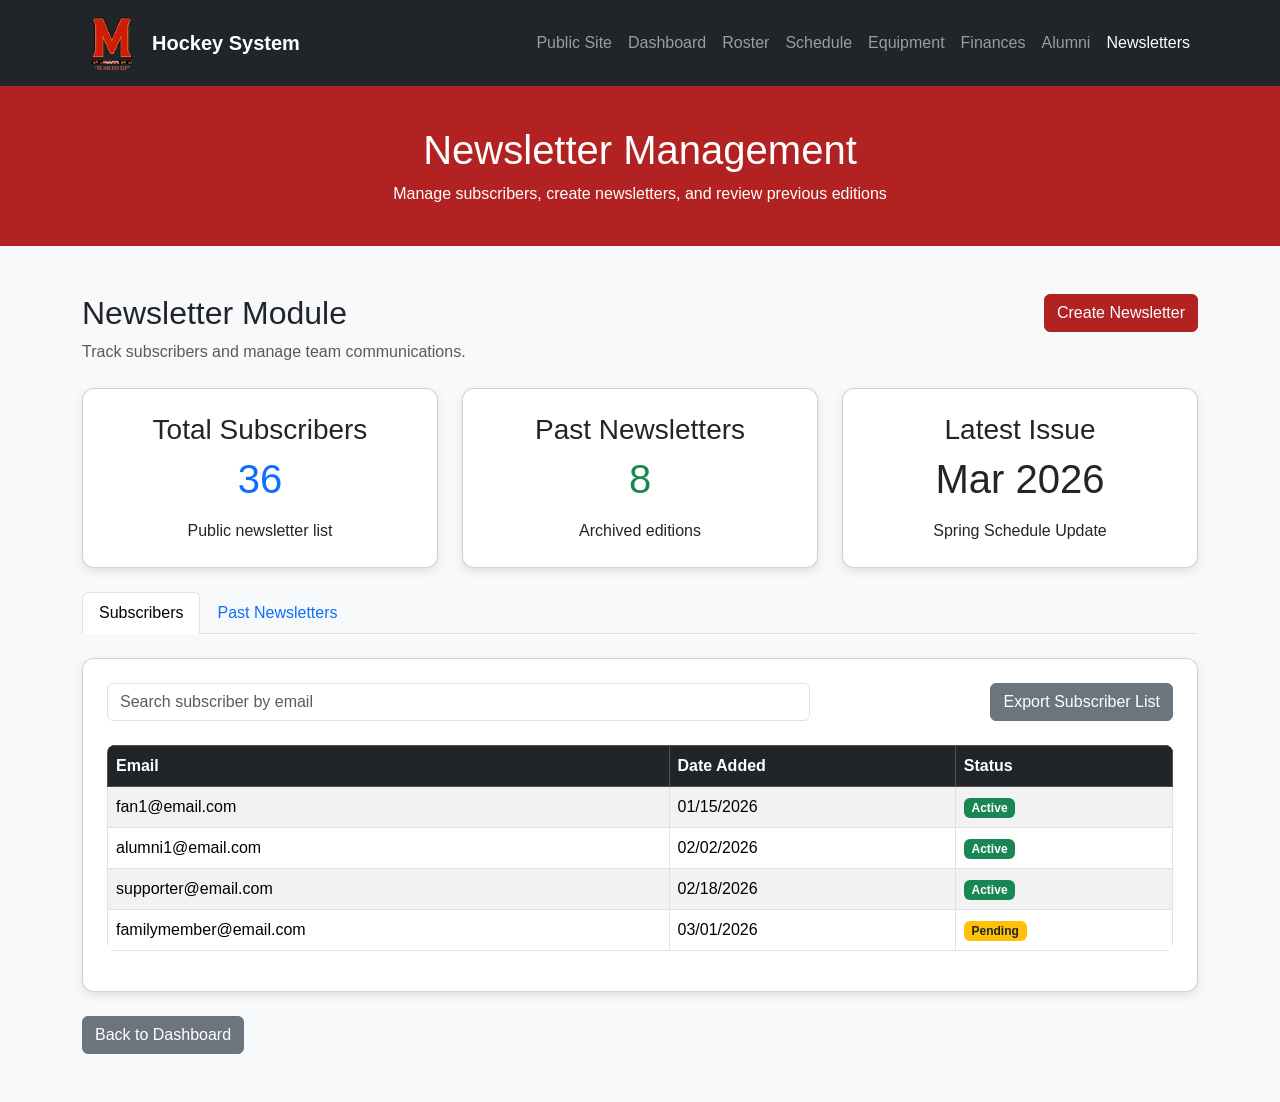
<file: newsletters.html>
<!DOCTYPE html>
<html lang="en">
<head>
  <meta charset="UTF-8">

  <!-- responsive layout -->
  <meta name="viewport" content="width=device-width, initial-scale=1.0">

  <title>Newsletter Management</title>

  <!-- bootstrap css -->
  <link href="https://cdn.jsdelivr.net/npm/bootstrap@5.3.0/dist/css/bootstrap.min.css" rel="stylesheet">

  <!-- shared css -->
  <link rel="stylesheet" href="css/newstyle.css">
</head>
<body>

  <!-- top navigation -->
  <nav class="navbar navbar-expand-lg navbar-dark bg-dark">
    <div class="container">
      <a class="navbar-brand d-flex align-items-center" href="admin-dashboard.html">
        <img src="images/team-logo0.png" alt="Team Logo" class="logo">
        Hockey System
      </a>

      <!-- button for smaller screens -->
      <button class="navbar-toggler" type="button" data-bs-toggle="collapse" data-bs-target="#navbarNav">
        <span class="navbar-toggler-icon"></span>
      </button>

      <!-- admin links -->
      <div class="collapse navbar-collapse" id="navbarNav">
        <ul class="navbar-nav ms-auto">
          <li class="nav-item"><a class="nav-link" href="index.html">Public Site</a></li>
          <li class="nav-item"><a class="nav-link" href="admin-dashboard.html">Dashboard</a></li>
          <li class="nav-item"><a class="nav-link" href="roster.html">Roster</a></li>
          <li class="nav-item"><a class="nav-link" href="schedule.html">Schedule</a></li>
          <li class="nav-item"><a class="nav-link" href="equipment.html">Equipment</a></li>
          <li class="nav-item"><a class="nav-link" href="finances.html">Finances</a></li>
          <li class="nav-item"><a class="nav-link" href="alumni.html">Alumni</a></li>
          <li class="nav-item"><a class="nav-link active" href="newsletters.html">Newsletters</a></li>
          
        </ul>
      </div>
    </div>
  </nav>

  <!-- page banner -->
  <section class="hero text-center">
    <div class="container">
      <h1>Newsletter Management</h1>
      <p class="mb-0">Manage subscribers, create newsletters, and review previous editions</p>
    </div>
  </section>

  <!-- main content -->
  <main class="container my-5">

    <!-- top row -->
    <div class="row mb-4">
      <div class="col-md-8">
        <h2>Newsletter Module</h2>
        <p class="text-muted mb-0">Track subscribers and manage team communications.</p>
      </div>

      <div class="col-md-4 text-md-end mt-3 mt-md-0">
        <!-- open modal -->
        <button type="button"
                class="btn btn-danger"
                data-bs-toggle="modal"
                data-bs-target="#createNewsletterModal">
          Create Newsletter
        </button>
      </div>
    </div>

    <!-- summary cards -->
    <div class="row g-4 mb-4">
      <div class="col-md-4">
        <div class="card p-4 card-box text-center">
          <h3>Total Subscribers</h3>
          <p class="display-6 text-primary">36</p>
          <p class="mb-0">Public newsletter list</p>
        </div>
      </div>

      <div class="col-md-4">
        <div class="card p-4 card-box text-center">
          <h3>Past Newsletters</h3>
          <p class="display-6 text-success">8</p>
          <p class="mb-0">Archived editions</p>
        </div>
      </div>

      <div class="col-md-4">
        <div class="card p-4 card-box text-center">
          <h3>Latest Issue</h3>
          <p class="display-6 text-dark">Mar 2026</p>
          <p class="mb-0">Spring Schedule Update</p>
        </div>
      </div>
    </div>

    <!-- tabs -->
    <ul class="nav nav-tabs mb-4" id="newsletterTabs" role="tablist">

      <li class="nav-item" role="presentation">
        <button class="nav-link active"
                id="subscribers-tab"
                data-bs-toggle="tab"
                data-bs-target="#subscribers-pane"
                type="button"
                role="tab">
          Subscribers
        </button>
      </li>

      <li class="nav-item" role="presentation">
        <button class="nav-link"
                id="past-tab"
                data-bs-toggle="tab"
                data-bs-target="#past-pane"
                type="button"
                role="tab">
          Past Newsletters
        </button>
      </li>

    </ul>

    <div class="tab-content">

      <!-- subscribers tab -->
      <div class="tab-pane fade show active" id="subscribers-pane" role="tabpanel">
        <div class="card p-4 card-box">

          <div class="row mb-4">
            <div class="col-md-8 mb-3 mb-md-0">
              <input type="text" class="form-control" placeholder="Search subscriber by email">
            </div>
            <div class="col-md-4 text-md-end">
              <button class="btn btn-secondary">Export Subscriber List</button>
            </div>
          </div>

          <div class="table-responsive">
            <table class="table table-striped table-bordered align-middle">
              <thead class="table-dark">
                <tr>
                  <th>Email</th>
                  <th>Date Added</th>
                  <th>Status</th>
                </tr>
              </thead>
              <tbody>
                <tr>
                  <td>fan1@email.com</td>
                  <td>01/15/2026</td>
                  <td><span class="badge bg-success">Active</span></td>
                </tr>
                <tr>
                  <td>alumni1@email.com</td>
                  <td>02/02/2026</td>
                  <td><span class="badge bg-success">Active</span></td>
                </tr>
                <tr>
                  <td>supporter@email.com</td>
                  <td>02/18/2026</td>
                  <td><span class="badge bg-success">Active</span></td>
                </tr>
                <tr>
                  <td>familymember@email.com</td>
                  <td>03/01/2026</td>
                  <td><span class="badge bg-warning text-dark">Pending</span></td>
                </tr>
              </tbody>
            </table>
          </div>

        </div>
      </div>

      <!-- past newsletters tab -->
      <div class="tab-pane fade" id="past-pane" role="tabpanel">
        <div class="card p-4 card-box">

          <h3 class="mb-3">Archived Newsletters</h3>

          <div class="table-responsive">
            <table class="table table-striped table-bordered align-middle">
              <thead class="table-dark">
                <tr>
                  <th>Date</th>
                  <th>Title</th>
                  <th>Attachment</th>
                  <th>Status</th>
                </tr>
              </thead>
              <tbody>
                <tr>
                  <td>03/2026</td>
                  <td>Spring Schedule Update</td>
                  <td>spring_schedule.pdf</td>
                  <td><span class="badge bg-success">Sent</span></td>
                </tr>
                <tr>
                  <td>02/2026</td>
                  <td>Team Fundraising News</td>
                  <td>fundraising_flyer.pdf</td>
                  <td><span class="badge bg-success">Sent</span></td>
                </tr>
                <tr>
                  <td>01/2026</td>
                  <td>Season Kickoff Announcement</td>
                  <td>None</td>
                  <td><span class="badge bg-success">Sent</span></td>
                </tr>
              </tbody>
            </table>
          </div>

        </div>
      </div>

    </div>

    <!-- back button -->
    <div class="mt-4">
      <a href="admin-dashboard.html" class="btn btn-secondary">Back to Dashboard</a>
    </div>

  </main>

  <!-- create newsletter modal -->
  <div class="modal fade" id="createNewsletterModal" tabindex="-1" aria-labelledby="createNewsletterModalLabel" aria-hidden="true">
    <div class="modal-dialog modal-lg">
      <div class="modal-content">

        <div class="modal-header">
          <h5 class="modal-title" id="createNewsletterModalLabel">Create Newsletter</h5>
          <button type="button" class="btn-close" data-bs-dismiss="modal" aria-label="Close"></button>
        </div>

        <div class="modal-body">
          <form>

            <!-- title -->
            <div class="mb-3">
              <label for="newsletterTitle" class="form-label">Newsletter Title</label>
              <input type="text" class="form-control" id="newsletterTitle" placeholder="Enter newsletter title">
            </div>

            <!-- subject -->
            <div class="mb-3">
              <label for="newsletterSubject" class="form-label">Email Subject</label>
              <input type="text" class="form-control" id="newsletterSubject" placeholder="Enter email subject">
            </div>

            <!-- message -->
            <div class="mb-3">
              <label for="newsletterBody" class="form-label">Newsletter Content</label>
              <textarea class="form-control" id="newsletterBody" rows="6" placeholder="Write the newsletter here"></textarea>
            </div>

            <!-- attachment -->
            <div class="mb-3">
              <label for="newsletterAttachment" class="form-label">Attach File</label>
              <input type="file" class="form-control" id="newsletterAttachment">
            </div>

            <!-- recipients -->
            <div class="mb-3">
              <label for="newsletterRecipients" class="form-label">Recipients</label>
              <select class="form-select" id="newsletterRecipients">
                <option selected>All Subscribers</option>
                <option>Alumni Only</option>
                <option>Public Subscribers Only</option>
              </select>
            </div>

          </form>
        </div>

        <div class="modal-footer">
          <button type="button" class="btn btn-secondary" data-bs-dismiss="modal">Cancel</button>
          <button type="button" class="btn btn-primary">Send Newsletter</button>
        </div>

      </div>
    </div>
  </div>

  <!-- bootstrap js -->
  <script src="https://cdn.jsdelivr.net/npm/bootstrap@5.3.0/dist/js/bootstrap.bundle.min.js"></script>
</body>
</html>
</file>
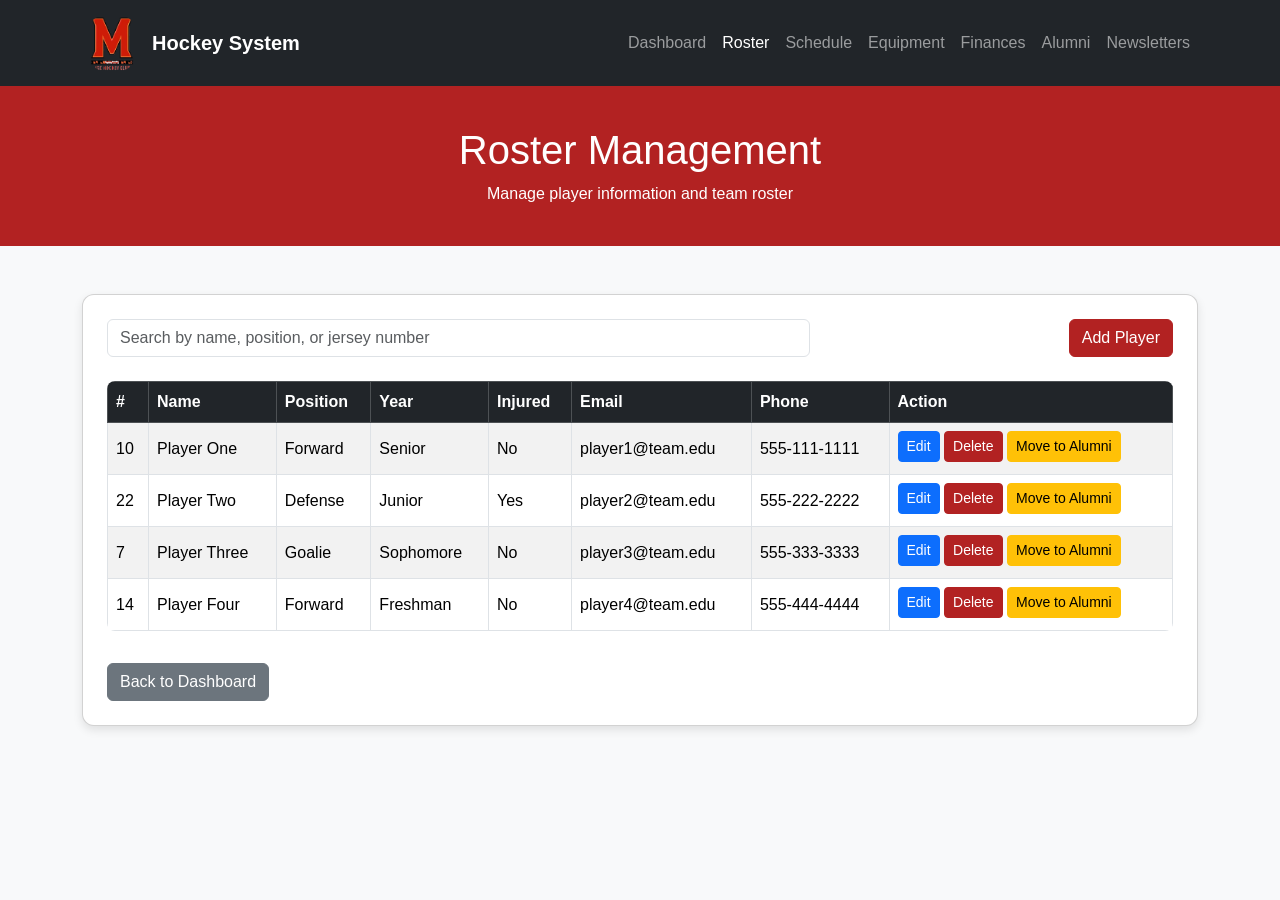
<file: roster.html>
<!DOCTYPE html>
<html lang="en">
<head>
  <meta charset="UTF-8">

  <!-- for phones and tablets -->
  <meta name="viewport" content="width=device-width, initial-scale=1.0">

  <title>Roster Management</title>

  <!-- bootstrap css -->
  <link href="https://cdn.jsdelivr.net/npm/bootstrap@5.3.3/dist/css/bootstrap.min.css" rel="stylesheet">

  <!-- our css file for the whole website only one file -->
  <link rel="stylesheet" href="css/newstyle.css">
</head>
<body>

  <!-- top navigation bar -->
  <nav class="navbar navbar-expand-lg navbar-dark bg-dark">
    <div class="container">

      <!-- logo + website name -->
      <a class="navbar-brand d-flex align-items-center" href="admin-dashboard.html">
        <img src="images/team-logo0.png" alt="Team Logo" class="logo">
        Hockey System
      </a>

      <!-- hamburger button for smaller screens -->
      <button class="navbar-toggler" type="button" data-bs-toggle="collapse" data-bs-target="#navbarNav">
        <span class="navbar-toggler-icon"></span>
      </button>

      <!-- navbar links -->
      <div class="collapse navbar-collapse" id="navbarNav">
        <ul class="navbar-nav ms-auto">
          <li class="nav-item"><a class="nav-link" href="admin-dashboard.html">Dashboard</a></li>
          <li class="nav-item"><a class="nav-link active" href="roster.html">Roster</a></li>
          <li class="nav-item"><a class="nav-link" href="schedule.html">Schedule</a></li>
          <li class="nav-item"><a class="nav-link" href="equipment.html">Equipment</a></li>
          <li class="nav-item"><a class="nav-link" href="finances.html">Finances</a></li>
          <li class="nav-item"><a class="nav-link" href="alumni.html">Alumni</a></li>
          <li class="nav-item"><a class="nav-link" href="newsletters.html">Newsletters</a></li>
        </ul>
      </div>
    </div>
  </nav>

  <!-- red banner section -->
  <section class="hero text-center">
    <div class="container">
      <h1>Roster Management</h1>
      <p class="mb-0">Manage player information and team roster</p>
    </div>
  </section>

  <!-- main page content -->
  <main class="container my-5">

    <!-- white card with search + button + table -->
    <div class="card p-4 card-box">

      <!-- top row with search bar and add player button -->
      <div class="row mb-4">

        <div class="col-md-8 mb-3 mb-md-0">
          <!-- search bar for player search -->
          <input type="text" class="form-control" placeholder="Search by name, position, or jersey number">
        </div>

        <div class="col-md-4 text-md-end">
          <!-- button to open popup form -->
          <button class="btn btn-danger"
                  data-bs-toggle="modal"
                  data-bs-target="#addPlayerModal">
            Add Player
          </button>
        </div>

      </div>

      <!-- responsive roster table -->
      <div class="table-responsive">
        <table class="table table-striped table-bordered align-middle">

          <!-- table header -->
          <thead class="table-dark">
            <tr>
              <th>#</th>
              <th>Name</th>
              <th>Position</th>
              <th>Year</th>
              <th>Injured</th>
              <th>Email</th>
              <th>Phone</th>
              <th>Action</th>
            </tr>
          </thead>

          <!-- sample data for prototype -->
          <tbody>
            <tr>
              <td>10</td>
              <td>Player One</td>
              <td>Forward</td>
              <td>Senior</td>
              <td>No</td>
              <td>player1@team.edu</td>
              <td>555-111-1111</td>
              <td>
                <button class="btn btn-sm btn-primary mb-1">Edit</button>
                <button class="btn btn-sm btn-danger mb-1">Delete</button>
                <button class="btn btn-sm btn-warning mb-1"
                        data-bs-toggle="modal"
                        data-bs-target="#moveToAlumniModal">
                  Move to Alumni
                </button>
              </td>
            </tr>

            <tr>
              <td>22</td>
              <td>Player Two</td>
              <td>Defense</td>
              <td>Junior</td>
              <td>Yes</td>
              <td>player2@team.edu</td>
              <td>555-222-2222</td>
              <td>
                <button class="btn btn-sm btn-primary mb-1">Edit</button>
                <button class="btn btn-sm btn-danger mb-1">Delete</button>
                <button class="btn btn-sm btn-warning mb-1"
                        data-bs-toggle="modal"
                        data-bs-target="#moveToAlumniModal">
                  Move to Alumni
                </button>
              </td>
            </tr>

            <tr>
              <td>7</td>
              <td>Player Three</td>
              <td>Goalie</td>
              <td>Sophomore</td>
              <td>No</td>
              <td>player3@team.edu</td>
              <td>555-333-3333</td>
              <td>
                <button class="btn btn-sm btn-primary mb-1">Edit</button>
                <button class="btn btn-sm btn-danger mb-1">Delete</button>
                <button class="btn btn-sm btn-warning mb-1"
                        data-bs-toggle="modal"
                        data-bs-target="#moveToAlumniModal">
                  Move to Alumni
                </button>
              </td>
            </tr>

            <tr>
              <td>14</td>
              <td>Player Four</td>
              <td>Forward</td>
              <td>Freshman</td>
              <td>No</td>
              <td>player4@team.edu</td>
              <td>555-444-4444</td>
              <td>
                <button class="btn btn-sm btn-primary mb-1">Edit</button>
                <button class="btn btn-sm btn-danger mb-1">Delete</button>
                <button class="btn btn-sm btn-warning mb-1"
                        data-bs-toggle="modal"
                        data-bs-target="#moveToAlumniModal">
                  Move to Alumni
                </button>
              </td>
            </tr>
          </tbody>

        </table>
      </div>

      <!-- back button -->
      <div class="mt-3">
        <a href="index.html" class="btn btn-secondary">Back to Dashboard</a>
      </div>

    </div>
  </main>

  <!-- add player modal -->
  <div class="modal fade" id="addPlayerModal" tabindex="-1" aria-labelledby="addPlayerModalLabel" aria-hidden="true">
    <div class="modal-dialog modal-lg">
      <div class="modal-content">

        <!-- popup top part -->
        <div class="modal-header">
          <h5 class="modal-title" id="addPlayerModalLabel">Add New Player</h5>

          <!-- close X button -->
          <button type="button" class="btn-close" data-bs-dismiss="modal" aria-label="Close"></button>
        </div>

        <!-- popup body with form -->
        <div class="modal-body">
          <form>

            <!-- first and last name -->
            <div class="row mb-3">
              <div class="col-md-6">
                <label for="firstName" class="form-label">First Name</label>
                <input type="text" class="form-control" id="firstName" placeholder="Enter first name">
              </div>

              <div class="col-md-6">
                <label for="lastName" class="form-label">Last Name</label>
                <input type="text" class="form-control" id="lastName" placeholder="Enter last name">
              </div>
            </div>

            <!-- jersey, position, year -->
            <div class="row mb-3">
              <div class="col-md-4">
                <label for="jerseyNumber" class="form-label">Jersey Number</label>
                <input type="number" class="form-control" id="jerseyNumber" placeholder="Example 24">
              </div>

              <div class="col-md-4">
                <label for="position" class="form-label">Position</label>
                <select class="form-select" id="position">
                  <option selected>Select position</option>
                  <option>Forward</option>
                  <option>Defense</option>
                  <option>Goalie</option>
                </select>
              </div>

              <div class="col-md-4">
                <label for="year" class="form-label">Year</label>
                <select class="form-select" id="year">
                  <option selected>Select year</option>
                  <option>Freshman</option>
                  <option>Sophomore</option>
                  <option>Junior</option>
                  <option>Senior</option>
                </select>
              </div>
            </div>

            <!-- email and phone -->
            <div class="row mb-3">
              <div class="col-md-6">
                <label for="email" class="form-label">Email</label>
                <input type="email" class="form-control" id="email" placeholder="Enter email">
              </div>

              <div class="col-md-6">
                <label for="phone" class="form-label">Phone</label>
                <input type="text" class="form-control" id="phone" placeholder="Enter phone number">
              </div>
            </div>

            <!-- injury status -->
            <div class="mb-3">
              <label for="injuryStatus" class="form-label">Injury Status</label>
              <select class="form-select" id="injuryStatus">
                <option selected>Select status</option>
                <option>Healthy</option>
                <option>Injured</option>
              </select>
            </div>

          </form>
        </div>

        <!-- popup buttons -->
        <div class="modal-footer">
          <button type="button" class="btn btn-secondary" data-bs-dismiss="modal">Cancel</button>
          <button type="button" class="btn btn-success">Save Player</button>
        </div>

      </div>
    </div>
  </div>

  <!--
    this modal converts a player into an alumni record
    roster info already exists, but alumni need extra info
    so here we collect missing fields like class year and occupation
  -->
  <div class="modal fade" id="moveToAlumniModal" tabindex="-1" aria-labelledby="moveToAlumniModalLabel" aria-hidden="true">
    <div class="modal-dialog modal-lg">
      <div class="modal-content">

        <div class="modal-header">
          <h5 class="modal-title" id="moveToAlumniModalLabel">Convert Player to Alumni Record</h5>
          <button type="button" class="btn-close" data-bs-dismiss="modal" aria-label="Close"></button>
        </div>

        <div class="modal-body">
          <form>

            <!-- explanation -->
            <p class="mb-3">
              Complete the missing alumni information before moving the player from the active roster to alumni records.
            </p>

            <!-- player info already known in the system -->
            <div class="row mb-3">
              <div class="col-md-6">
                <label class="form-label">Player Name</label>
                <input type="text" class="form-control" placeholder="Player name" value="Selected Player" readonly>
              </div>

              <div class="col-md-6">
                <label class="form-label">Former Position</label>
                <input type="text" class="form-control" placeholder="Position" value="Forward / Defense / Goalie" readonly>
              </div>
            </div>

            <!-- contact info already known -->
            <div class="row mb-3">
              <div class="col-md-6">
                <label class="form-label">Email</label>
                <input type="email" class="form-control" placeholder="Player email" value="player@email.com" readonly>
              </div>

              <div class="col-md-6">
                <label class="form-label">Phone</label>
                <input type="text" class="form-control" placeholder="Phone number" value="555-000-0000" readonly>
              </div>
            </div>

            <!-- alumni-specific fields -->
            <div class="row mb-3">
              <div class="col-md-6">
                <label for="alumniClassYear" class="form-label">Class Year / Graduation Year</label>
                <input type="number" class="form-control" id="alumniClassYear" placeholder="Enter graduation year">
              </div>

              <div class="col-md-6">
                <label for="alumniOccupation" class="form-label">Occupation</label>
                <input type="text" class="form-control" id="alumniOccupation" placeholder="Enter occupation">
              </div>
            </div>

            <!-- donation status -->
            <div class="mb-3">
              <label for="alumniDonationStatus" class="form-label">Donation Status</label>
              <select class="form-select" id="alumniDonationStatus">
                <option selected>Select status</option>
                <option>Donated</option>
                <option>Has Not Donated</option>
              </select>
            </div>

            <!-- newsletter option -->
            <div class="form-check">
              <input class="form-check-input" type="checkbox" id="alumniNewsletter">
              <label class="form-check-label" for="alumniNewsletter">
                Subscribe alumni to newsletter
              </label>
            </div>

          </form>
        </div>

        <div class="modal-footer">
          <button type="button" class="btn btn-secondary" data-bs-dismiss="modal">Cancel</button>
          <button type="button" class="btn btn-warning">Confirm Move to Alumni</button>
        </div>

      </div>
    </div>
  </div>

  <!-- bootstrap js needed for modals -->
  <script src="https://cdn.jsdelivr.net/npm/bootstrap@5.3.3/dist/js/bootstrap.bundle.min.js"></script>

</body>
</html>
</file>
<file: css/newstyle.css>
body {
  background: #f8f9fa;
  font-family: Arial, Helvetica, sans-serif;
}

.hero {
  background: #b22222;
  color: white;
  padding: 40px 0;
}

.card-box {
  border-radius: 12px;
  box-shadow: 0 4px 10px rgba(0, 0, 0, 0.1);
}

.logo {
  width: 60px;
  height: 60px;
  object-fit: cover;
  border-radius: 50%;
  margin-right: 10px;
}

.profile-img {
  width: 80px;
  height: 80px;
  object-fit: cover;
  border-radius: 50%;
  border: 3px solid #dee2e6;
}

.tab-box {
  background: #e9ecef;
  padding: 12px;
  text-align: center;
  border-radius: 8px;
  font-weight: bold;
}

.active-tab {
  background: #dc3545;
  color: white;
}

.donation-box {
  background: #ffffff;
  border-left: 5px solid #198754;
  padding: 12px;
  border-radius: 8px;
  margin-top: 10px;
}

.not-donated-box {
  background: #ffffff;
  border-left: 5px solid #dc3545;
  padding: 12px;
  border-radius: 8px;
  margin-top: 10px;
}

.module-link {
  display: block;
  padding: 15px;
  border-radius: 10px;
  text-decoration: none;
  color: white;
  font-weight: bold;
  text-align: center;
}

.module-link:hover {
  color: white;
  opacity: 0.95;
}

.roster-bg {
  background: #0d6efd;
}

.schedule-bg {
  background: #6f42c1;
}

.equipment-bg {
  background: #fd7e14;
}

.finances-bg {
  background: #198754;
}

.alumni-bg {
  background: #6c757d;
}

.table {
  background: white;
  border-radius: 8px;
  overflow: hidden;
}

.navbar-brand {
  font-weight: 600;
}

main {
  margin-top: 40px;
}

.btn-danger {
  background-color: #b22222;
  border-color: #b22222;
}

.btn-danger:hover {
  background-color: #8e1b1b;
  border-color: #8e1b1b;
}

@media (max-width: 768px) {
  .hero {
    padding: 25px 0;
  }

  .logo {
    width: 45px;
    height: 45px;
  }
}
.newsletter-bg{
  background-color:#dc3545;
  color:white;
}
</file>
